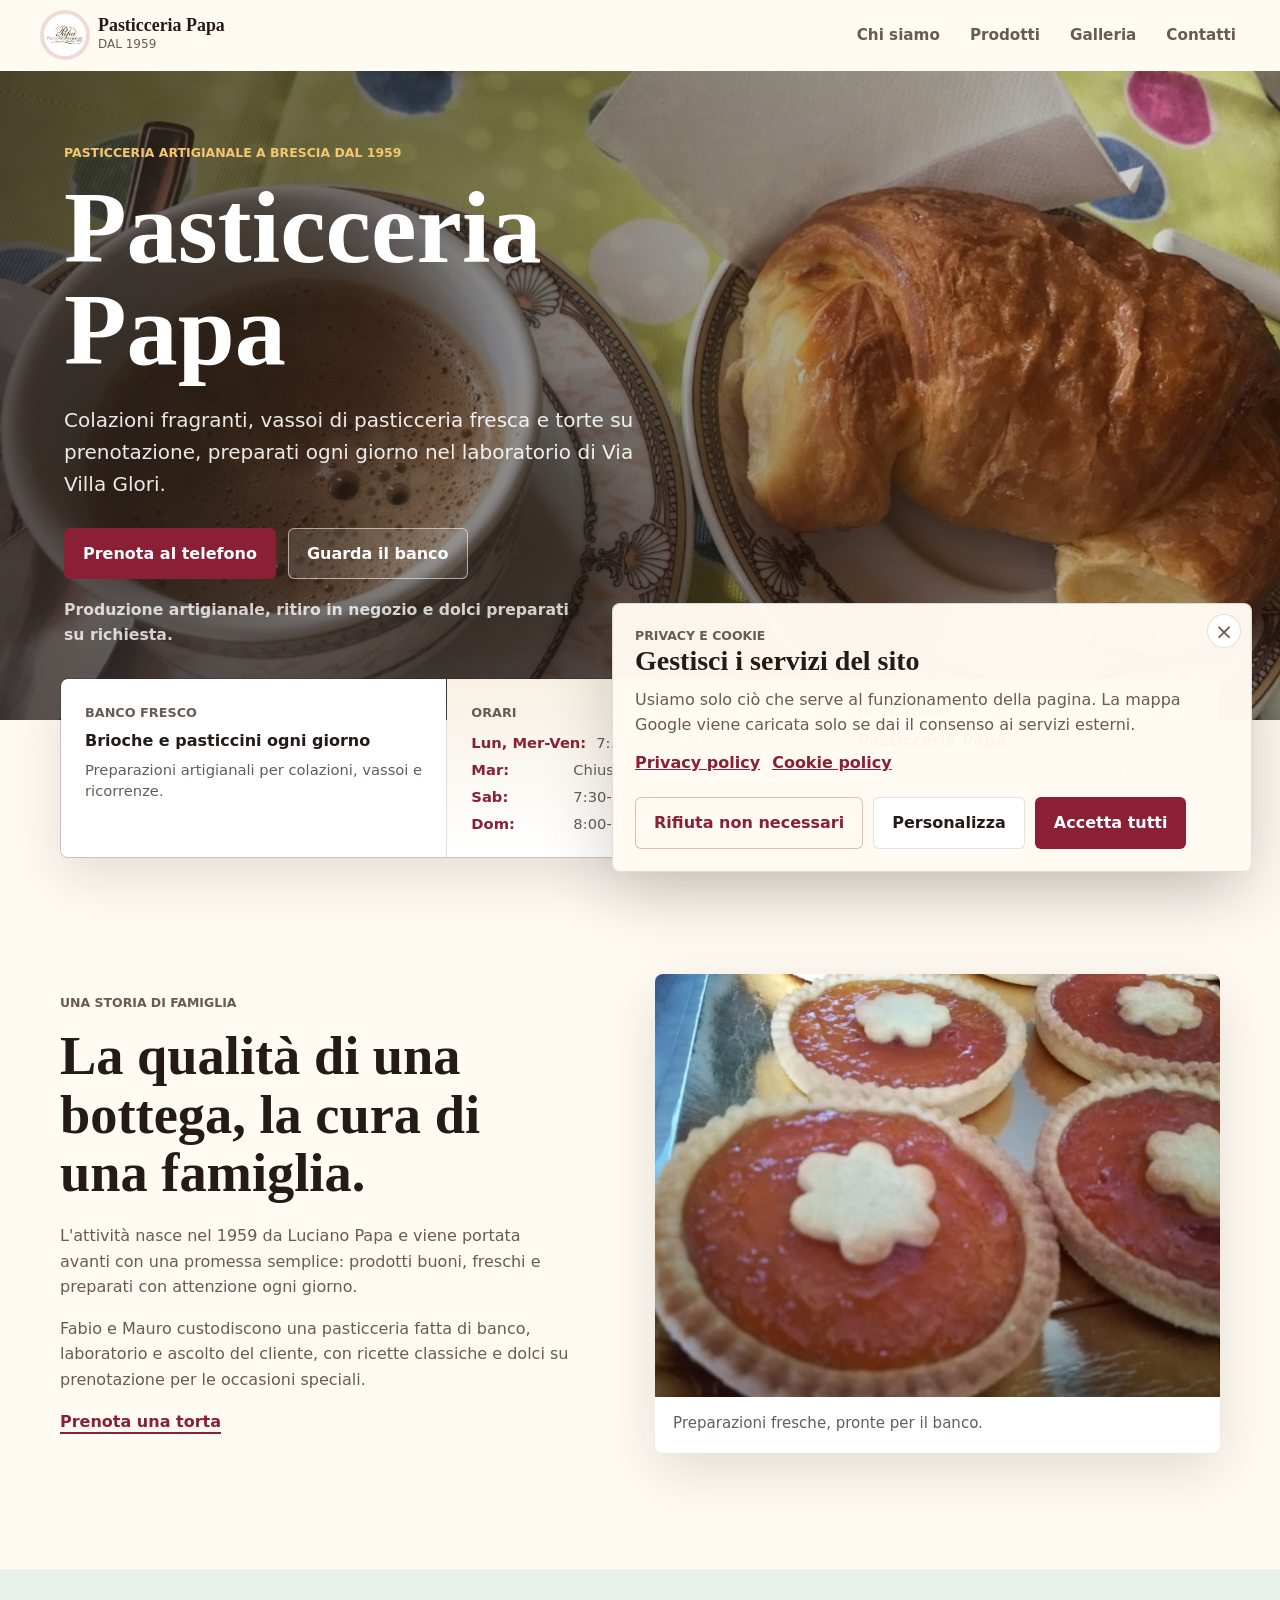
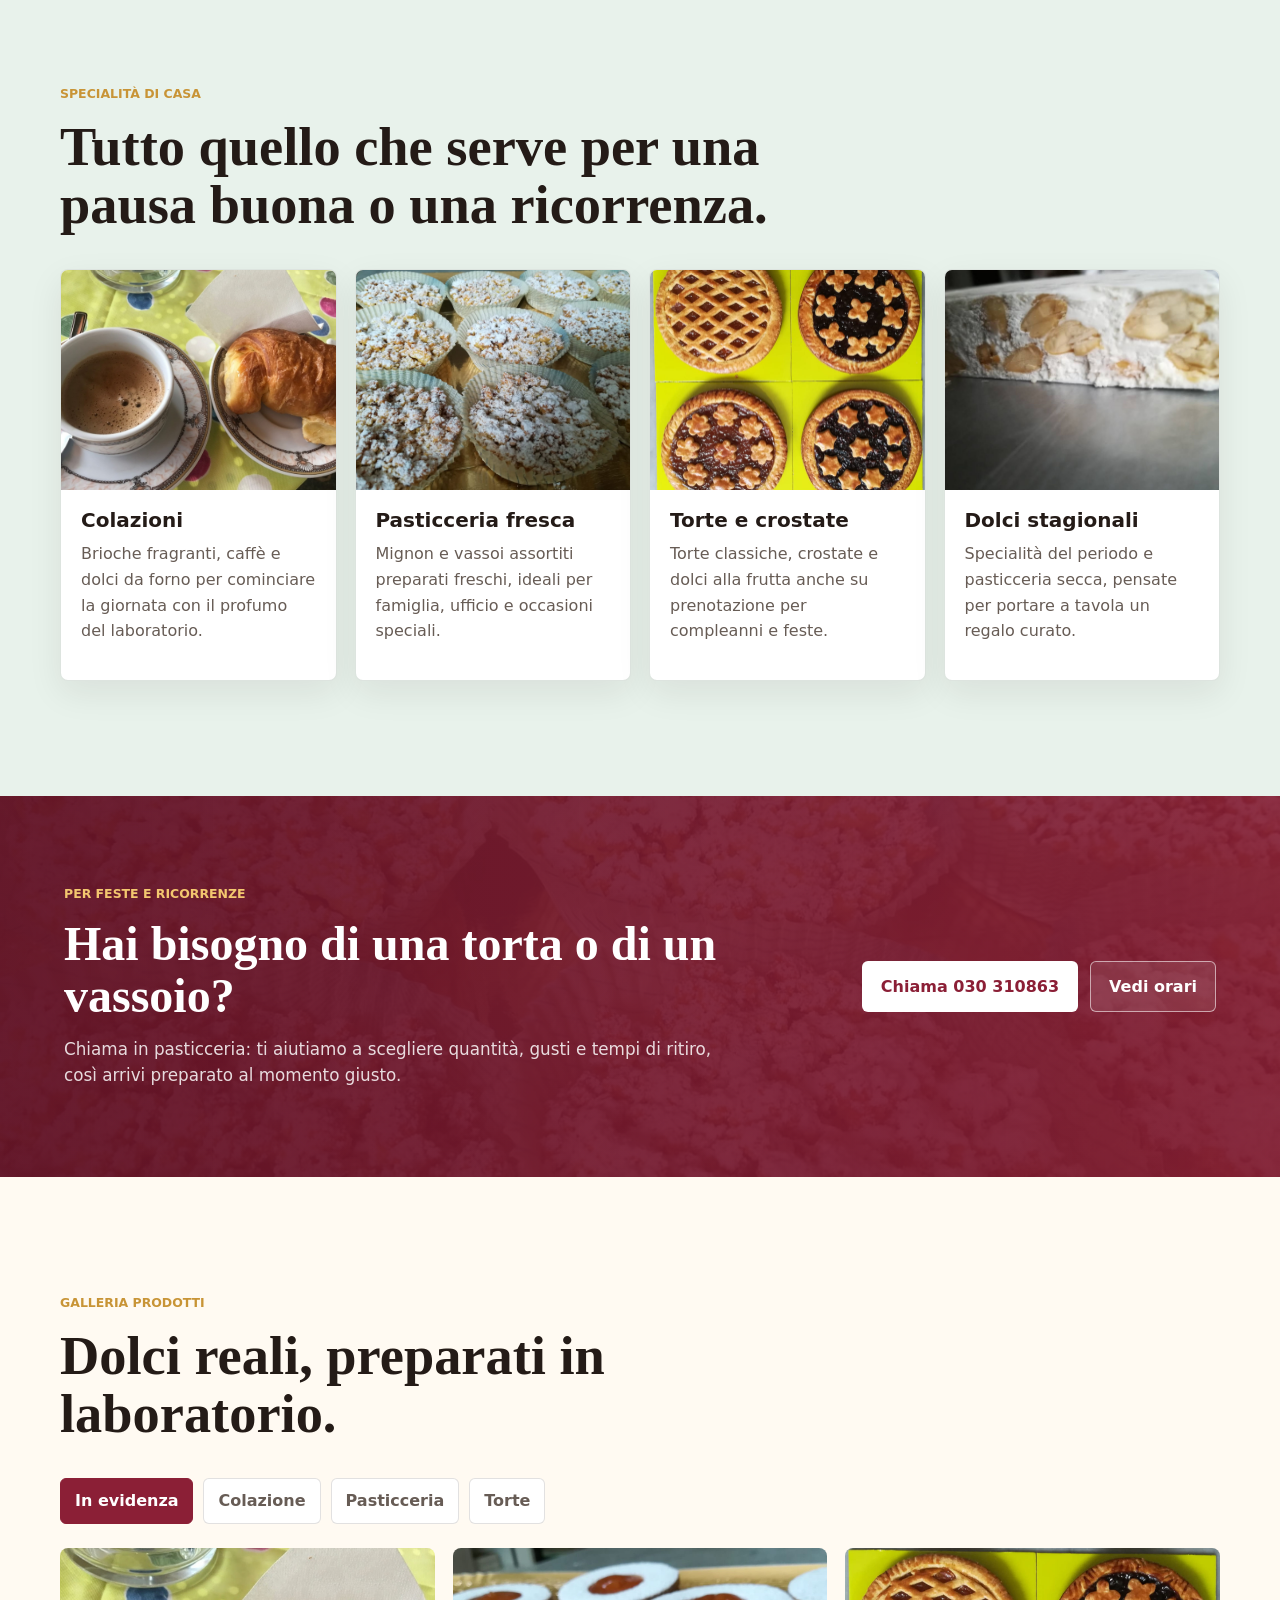
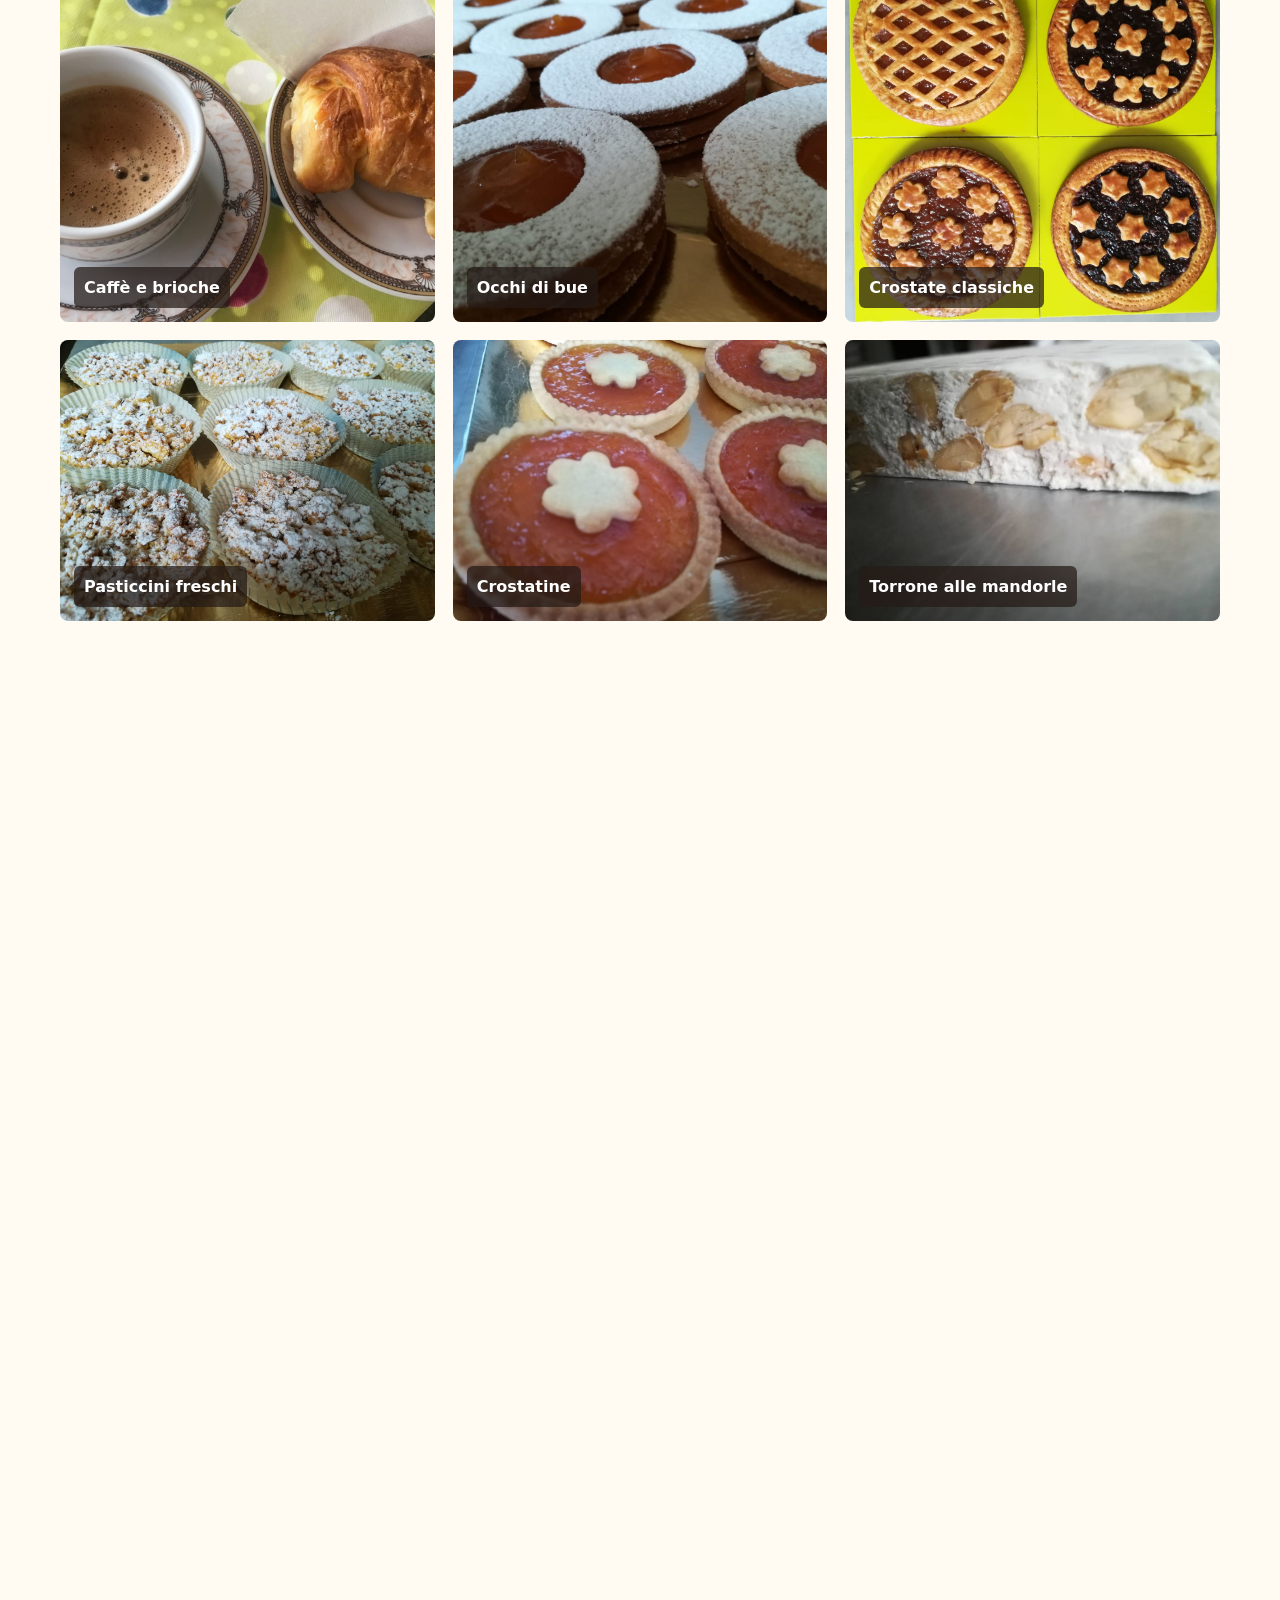
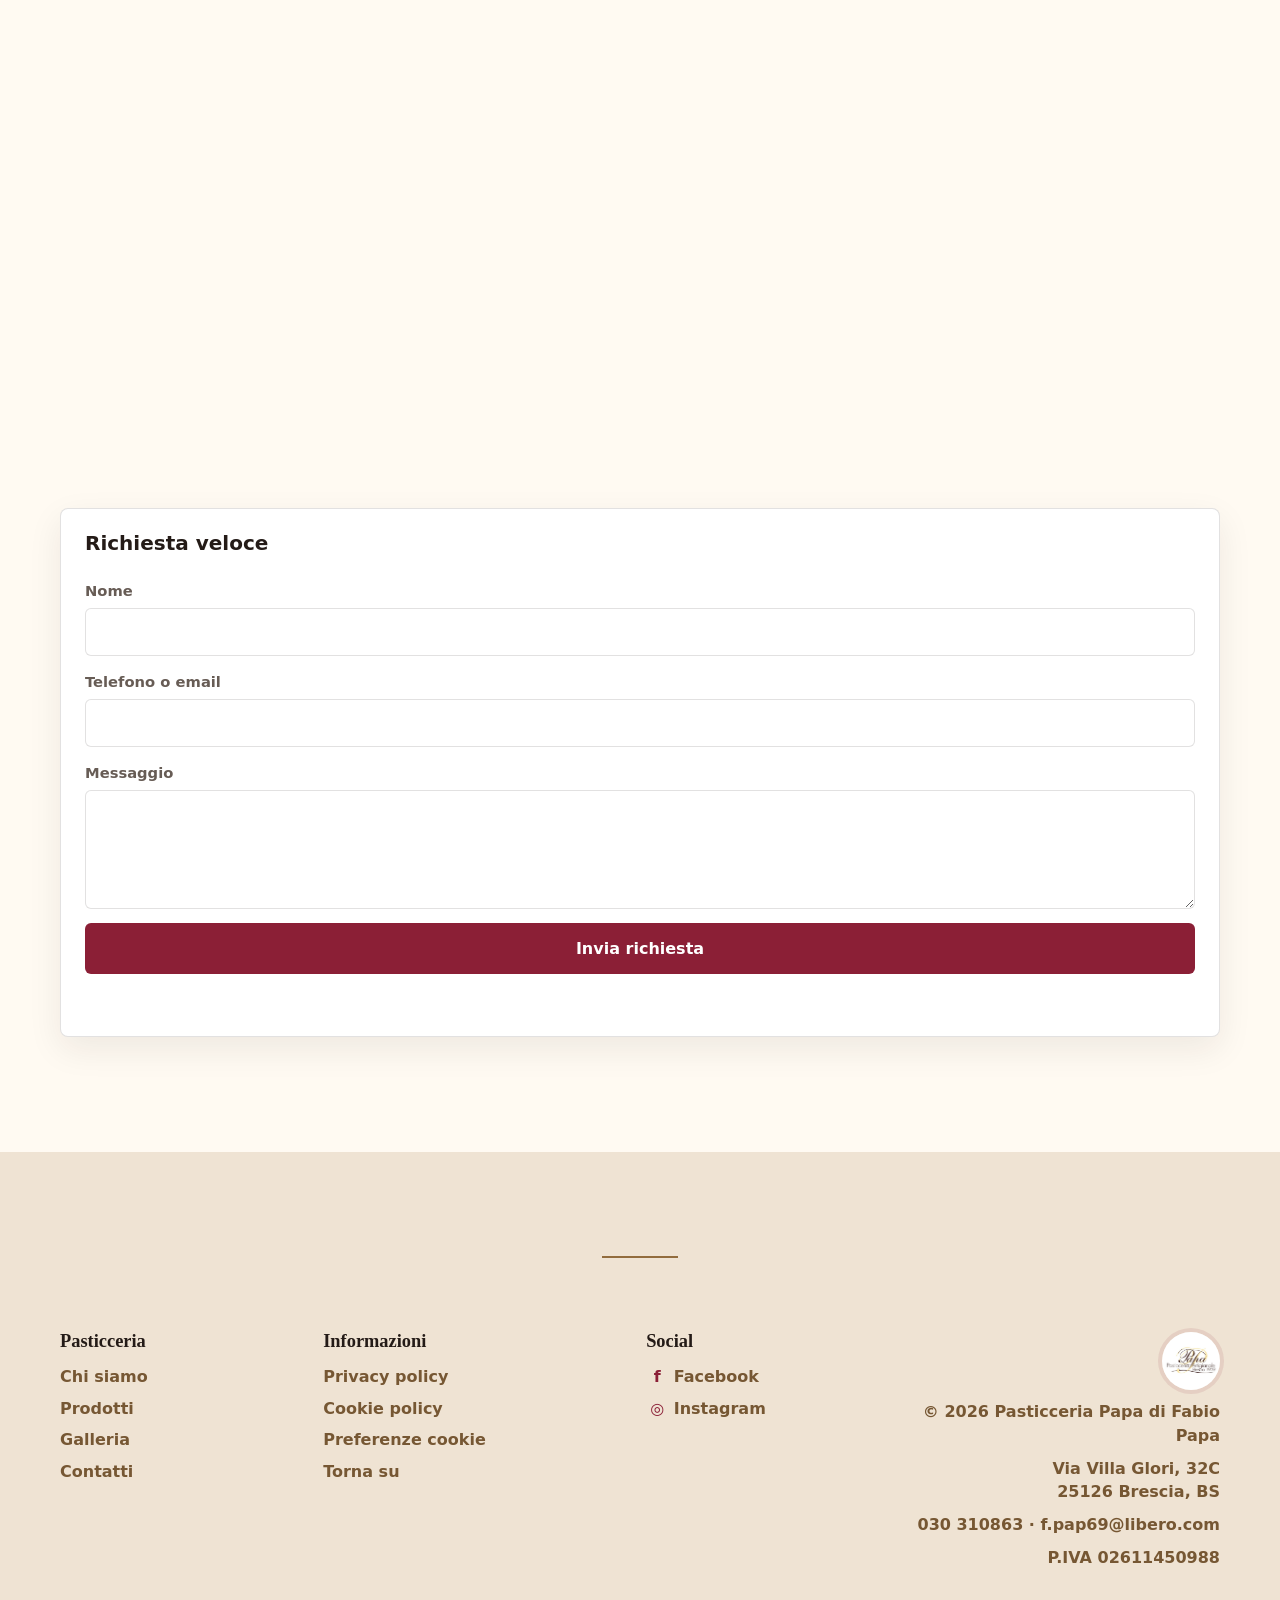
<file: index.html>
<!doctype html>
<html lang="it">
  <head>
    <meta charset="utf-8" />
    <meta name="viewport" content="width=device-width, initial-scale=1" />
    <title>Pasticceria Papa | Pasticceria artigianale a Brescia</title>
    <meta
      name="description"
      content="Pasticceria Papa di Fabio Papa a Brescia: colazioni, pasticceria fresca, torte e vassoi su prenotazione in Via Villa Glori. Artigianale dal 1959."
    />
    <meta name="theme-color" content="#8b1f36" />
    <meta property="og:title" content="Pasticceria Papa" />
    <meta
      property="og:description"
      content="Colazioni, pasticceria fresca, torte e vassoi su prenotazione nella pasticceria artigianale di Fabio Papa a Brescia."
    />
    <meta property="og:type" content="website" />
    <meta property="og:image" content="assets/images/colazione.jpg" />
    <link rel="icon" href="assets/icons/favicon.svg" type="image/svg+xml" />
    <link rel="preload" href="assets/images/colazione.jpg" as="image" />
    <link rel="stylesheet" href="styles.css?v=hours-20260604" />
    <script type="application/ld+json">
      {
        "@context": "https://schema.org",
        "@type": "Bakery",
        "name": "Pasticceria Papa",
        "description": "Pasticceria artigianale fondata nel 1959 a Brescia.",
        "foundingDate": "1959",
        "address": {
          "@type": "PostalAddress",
          "streetAddress": "Via Villa Glori, 32C",
          "postalCode": "25126",
          "addressLocality": "Brescia",
          "addressRegion": "BS",
          "addressCountry": "IT"
        },
        "telephone": "+39030310863",
        "email": "f.pap69@libero.com",
        "vatID": "IT02611450988",
        "sameAs": [
          "https://www.instagram.com/pasticceria.papa/",
          "https://www.facebook.com/fabio.papa"
        ],
        "openingHoursSpecification": [
          {
            "@type": "OpeningHoursSpecification",
            "dayOfWeek": ["Monday", "Wednesday", "Thursday", "Friday"],
            "opens": "07:30",
            "closes": "12:00"
          },
          {
            "@type": "OpeningHoursSpecification",
            "dayOfWeek": ["Monday", "Wednesday", "Thursday", "Friday"],
            "opens": "15:30",
            "closes": "18:00"
          },
          {
            "@type": "OpeningHoursSpecification",
            "dayOfWeek": "Saturday",
            "opens": "07:30",
            "closes": "12:00"
          },
          {
            "@type": "OpeningHoursSpecification",
            "dayOfWeek": "Sunday",
            "opens": "08:00",
            "closes": "12:00"
          }
        ]
      }
    </script>
  </head>
  <body>
    <header class="site-header" data-header>
      <a class="brand" href="#home" aria-label="Pasticceria Papa home">
        <img class="brand-logo" src="assets/icons/favicon.svg" alt="" aria-hidden="true" />
        <span>
          <strong>Pasticceria Papa</strong>
          <small>Dal 1959</small>
        </span>
      </a>

      <button class="menu-toggle" type="button" aria-label="Apri menu" aria-expanded="false" data-menu-toggle>
        <span></span>
        <span></span>
        <span></span>
      </button>

      <nav class="site-nav" aria-label="Navigazione principale" data-nav>
        <a href="#chi-siamo">Chi siamo</a>
        <a href="#prodotti">Prodotti</a>
        <a href="#galleria">Galleria</a>
        <a href="#contatti">Contatti</a>
      </nav>
    </header>

    <main id="home">
      <section class="hero" aria-label="Benvenuto">
        <div class="hero-content reveal">
          <p class="eyebrow">Pasticceria artigianale a Brescia dal 1959</p>
          <h1>Pasticceria Papa</h1>
          <p class="hero-copy">
            Colazioni fragranti, vassoi di pasticceria fresca e torte su prenotazione,
            preparati ogni giorno nel laboratorio di Via Villa Glori.
          </p>
          <div class="hero-actions">
            <a class="button button-primary" href="tel:+39030310863">Prenota al telefono</a>
            <a class="button button-ghost" href="#galleria">Guarda il banco</a>
          </div>
          <p class="hero-note">Produzione artigianale, ritiro in negozio e dolci preparati su richiesta.</p>
        </div>
      </section>

      <section class="quick-info" aria-label="Informazioni rapide">
        <div class="quick-info-item">
          <span>Banco fresco</span>
          <strong>Brioche e pasticcini ogni giorno</strong>
          <small>Preparazioni artigianali per colazioni, vassoi e ricorrenze.</small>
        </div>
        <div class="quick-info-item quick-info-hours">
          <span>Orari</span>
          <dl class="quick-hours-list">
            <div>
              <dt>Lun, Mer-Ven:</dt>
              <dd>7:30-12:00 · 15:30-18:00</dd>
            </div>
            <div>
              <dt>Mar:</dt>
              <dd>Chiuso</dd>
            </div>
            <div>
              <dt>Sab:</dt>
              <dd>7:30-12:00</dd>
            </div>
            <div>
              <dt>Dom:</dt>
              <dd>8:00-12:00</dd>
            </div>
          </dl>
        </div>
        <div class="quick-info-item">
          <span>Dove siamo</span>
          <strong>Pasticceria Papa</strong>
          <small>Via Villa Glori, 32C, 25126, Brescia (BS)</small>
        </div>
      </section>

      <section class="section story-section" id="chi-siamo">
        <div class="section-text reveal">
          <p class="eyebrow">Una storia di famiglia</p>
          <h2>La qualità di una bottega, la cura di una famiglia.</h2>
          <p>
            L'attività nasce nel 1959 da Luciano Papa e viene portata avanti con una
            promessa semplice: prodotti buoni, freschi e preparati con attenzione ogni giorno.
          </p>
          <p>
            Fabio e Mauro custodiscono una pasticceria fatta di banco, laboratorio e ascolto
            del cliente, con ricette classiche e dolci su prenotazione per le occasioni speciali.
          </p>
          <a class="text-link" href="#contatti">Prenota una torta</a>
        </div>

        <figure class="story-image reveal">
          <img src="assets/images/crostatine.jpg" alt="Crostatine artigianali con marmellata" />
          <figcaption>Preparazioni fresche, pronte per il banco.</figcaption>
        </figure>
      </section>

      <section class="section products-section" id="prodotti">
        <div class="section-heading reveal">
          <p class="eyebrow">Specialità di casa</p>
          <h2>Tutto quello che serve per una pausa buona o una ricorrenza.</h2>
        </div>

        <div class="product-grid">
          <article class="product-card reveal">
            <img src="assets/images/colazione.jpg" alt="Caffè e brioche al tavolo" />
            <div>
              <h3>Colazioni</h3>
              <p>Brioche fragranti, caffè e dolci da forno per cominciare la giornata con il profumo del laboratorio.</p>
            </div>
          </article>
          <article class="product-card reveal">
            <img src="assets/images/pasticcini.jpg" alt="Pasticcini con zucchero a velo" />
            <div>
              <h3>Pasticceria fresca</h3>
              <p>Mignon e vassoi assortiti preparati freschi, ideali per famiglia, ufficio e occasioni speciali.</p>
            </div>
          </article>
          <article class="product-card reveal">
            <img src="assets/images/crostate.jpg" alt="Crostate artigianali con confettura" />
            <div>
              <h3>Torte e crostate</h3>
              <p>Torte classiche, crostate e dolci alla frutta anche su prenotazione per compleanni e feste.</p>
            </div>
          </article>
          <article class="product-card reveal">
            <img src="assets/images/torrone.jpg" alt="Torrone artigianale alle mandorle" />
            <div>
              <h3>Dolci stagionali</h3>
              <p>Specialità del periodo e pasticceria secca, pensate per portare a tavola un regalo curato.</p>
            </div>
          </article>
        </div>
      </section>

      <section class="order-cta-section" aria-label="Ordina dolci e torte">
        <div class="order-cta reveal">
          <div>
            <p class="eyebrow">Per feste e ricorrenze</p>
            <h2>Hai bisogno di una torta o di un vassoio?</h2>
            <p>
              Chiama in pasticceria: ti aiutiamo a scegliere quantità, gusti e tempi di ritiro,
              così arrivi preparato al momento giusto.
            </p>
          </div>
          <div class="order-cta-actions">
            <a class="button button-primary" href="tel:+39030310863">Chiama 030 310863</a>
            <a class="button button-ghost" href="#contatti">Vedi orari</a>
          </div>
        </div>
      </section>

      <section class="section gallery-section" id="galleria">
        <div class="section-heading reveal">
          <p class="eyebrow">Galleria prodotti</p>
          <h2>Dolci reali, preparati in laboratorio.</h2>
        </div>

        <div class="filter-bar reveal" role="list" aria-label="Filtra la galleria">
          <button class="filter-button active" type="button" data-filter="all">In evidenza</button>
          <button class="filter-button" type="button" data-filter="colazione">Colazione</button>
          <button class="filter-button" type="button" data-filter="pasticceria">Pasticceria</button>
          <button class="filter-button" type="button" data-filter="torte">Torte</button>
        </div>

        <div class="gallery-grid" data-gallery>
          <figure class="gallery-item reveal" data-category="colazione">
            <img src="assets/images/colazione.jpg" alt="Caffè e cornetto" />
            <figcaption>Caffè e brioche</figcaption>
          </figure>
          <figure class="gallery-item reveal" data-category="pasticceria">
            <img src="assets/images/biscotti-occhi.jpg" alt="Biscotti occhi di bue con marmellata" />
            <figcaption>Occhi di bue</figcaption>
          </figure>
          <figure class="gallery-item reveal" data-category="torte">
            <img src="assets/images/crostate.jpg" alt="Quattro crostate artigianali" />
            <figcaption>Crostate classiche</figcaption>
          </figure>
          <figure class="gallery-item reveal" data-category="pasticceria">
            <img src="assets/images/pasticcini.jpg" alt="Pasticcini con zucchero a velo" />
            <figcaption>Pasticcini freschi</figcaption>
          </figure>
          <figure class="gallery-item reveal" data-category="torte">
            <img src="assets/images/crostatine.jpg" alt="Crostatine con confettura rossa" />
            <figcaption>Crostatine</figcaption>
          </figure>
          <figure class="gallery-item reveal" data-category="pasticceria">
            <img src="assets/images/torrone.jpg" alt="Torrone con mandorle" />
            <figcaption>Torrone alle mandorle</figcaption>
          </figure>
        </div>
      </section>

      <section class="section contact-section" id="contatti">
        <div class="contact-copy reveal">
          <p class="eyebrow">Ordini, orari e contatti</p>
          <h2>Per ordinare o chiedere informazioni, chiamaci in negozio.</h2>
          <p>
            Siamo in Via Villa Glori, 32C, 25126, Brescia, BS. Per vassoi, torte e richieste
            personalizzate puoi telefonare, scrivere una mail o passare direttamente in pasticceria.
          </p>
          <p class="contact-highlight">
            Per torte e grandi vassoi consigliamo di prenotare con un po' di anticipo.
          </p>

          <div class="contact-links">
            <a href="tel:+39030310863">030 310863</a>
            <a href="mailto:f.pap69@libero.com">f.pap69@libero.com</a>
            <a
              href="https://www.instagram.com/pasticceria.papa/"
              target="_blank"
              rel="noreferrer"
            >
              Instagram
            </a>
            <a
              href="https://www.facebook.com/fabio.papa"
              target="_blank"
              rel="noreferrer"
            >
              Facebook
            </a>
          </div>
          <p class="tax-id">P.IVA 02611450988</p>
        </div>

        <div class="map-panel reveal" aria-label="Mappa per raggiungere Pasticceria Papa">
          <div class="map-consent" data-map-consent>
            <strong>Mappa Google non caricata</strong>
            <p>
              Per visualizzare la mappa interattiva serve il consenso ai servizi esterni.
              Puoi comunque aprire le indicazioni su Google Maps.
            </p>
            <div class="map-consent-actions">
              <button class="button button-primary" type="button" data-enable-maps>Mostra la mappa</button>
              <a
                class="button button-outline"
                href="https://www.google.com/maps/dir/?api=1&destination=Pasticceria%20Papa%2C%20Via%20Villa%20Glori%2032C%2C%2025126%20Brescia%20BS"
                target="_blank"
                rel="noreferrer"
              >
                Apri Google Maps
              </a>
            </div>
          </div>
          <iframe
            title="Mappa di Pasticceria Papa"
            data-src="https://www.google.com/maps?q=Pasticceria%20Papa%2C%20Via%20Villa%20Glori%2032C%2C%2025126%20Brescia%20BS&output=embed"
            loading="lazy"
            referrerpolicy="no-referrer-when-downgrade"
          ></iframe>
          <a
            class="map-click-target"
            href="https://www.google.com/maps/dir/?api=1&destination=Pasticceria%20Papa%2C%20Via%20Villa%20Glori%2032C%2C%2025126%20Brescia%20BS"
            target="_blank"
            rel="noreferrer"
            aria-label="Apri Google Maps per raggiungere Pasticceria Papa"
          >
            <span class="map-badge">
              <strong>Pasticceria Papa</strong>
              <small>Via Villa Glori, 32C, 25126, Brescia, BS</small>
            </span>
            <span class="map-action">Apri indicazioni</span>
          </a>
        </div>

        <div class="hours-panel reveal" aria-label="Orari di apertura">
          <h3>Orario</h3>
          <dl>
            <div>
              <dt>Lunedì</dt>
              <dd>7:30-12:00 e 15:30-18:00</dd>
            </div>
            <div>
              <dt>Martedì</dt>
              <dd>Chiuso</dd>
            </div>
            <div>
              <dt>Mercoledì</dt>
              <dd>7:30-12:00 e 15:30-18:00</dd>
            </div>
            <div>
              <dt>Giovedì</dt>
              <dd>7:30-12:00 e 15:30-18:00</dd>
            </div>
            <div>
              <dt>Venerdì</dt>
              <dd>7:30-12:00 e 15:30-18:00</dd>
            </div>
            <div>
              <dt>Sabato</dt>
              <dd>7:30-12:00</dd>
            </div>
            <div>
              <dt>Domenica</dt>
              <dd>8:00-12:00</dd>
            </div>
          </dl>
        </div>

        <form class="contact-form reveal" data-contact-form>
          <h3>Richiesta veloce</h3>
          <label>
            Nome
            <input type="text" name="name" autocomplete="name" required />
          </label>
          <label>
            Telefono o email
            <input type="text" name="contact" autocomplete="email" required />
          </label>
          <label>
            Messaggio
            <textarea name="message" rows="4" required></textarea>
          </label>
          <button class="button button-primary" type="submit">Invia richiesta</button>
          <p class="form-status" aria-live="polite" data-form-status></p>
        </form>
      </section>
    </main>

    <footer class="site-footer">
      <span class="footer-rule" aria-hidden="true"></span>
      <div class="footer-grid">
        <nav class="footer-column" aria-label="Navigazione footer">
          <h2>Pasticceria</h2>
          <a href="#chi-siamo">Chi siamo</a>
          <a href="#prodotti">Prodotti</a>
          <a href="#galleria">Galleria</a>
          <a href="#contatti">Contatti</a>
        </nav>
        <nav class="footer-column" aria-label="Informazioni legali">
          <h2>Informazioni</h2>
          <a href="privacy.html">Privacy policy</a>
          <a href="cookie.html">Cookie policy</a>
          <button type="button" data-cookie-preferences>Preferenze cookie</button>
          <a href="#home">Torna su</a>
        </nav>
        <nav class="footer-column" aria-label="Social">
          <h2>Social</h2>
          <a href="https://www.facebook.com/fabio.papa" target="_blank" rel="noreferrer">
            <span aria-hidden="true">f</span> Facebook
          </a>
          <a href="https://www.instagram.com/pasticceria.papa/" target="_blank" rel="noreferrer">
            <span aria-hidden="true">◎</span> Instagram
          </a>
        </nav>
        <div class="footer-business">
          <img src="assets/icons/favicon.svg" alt="" aria-hidden="true" />
          <p>© <span data-year></span> Pasticceria Papa di Fabio Papa</p>
          <address>Via Villa Glori, 32C<br />25126 Brescia, BS</address>
          <p><a href="tel:+39030310863">030 310863</a> · <a href="mailto:f.pap69@libero.com">f.pap69@libero.com</a></p>
          <p>P.IVA 02611450988</p>
        </div>
      </div>
    </footer>

    <section class="cookie-banner" data-cookie-banner hidden aria-label="Preferenze cookie">
      <button class="cookie-close" type="button" aria-label="Chiudi banner cookie" data-cookie-reject>×</button>
      <div>
        <p class="eyebrow">Privacy e cookie</p>
        <h2>Gestisci i servizi del sito</h2>
        <p>
          Usiamo solo ciò che serve al funzionamento della pagina. La mappa Google viene caricata
          solo se dai il consenso ai servizi esterni.
        </p>
        <div class="cookie-links">
          <a href="privacy.html">Privacy policy</a>
          <a href="cookie.html">Cookie policy</a>
        </div>
      </div>
      <div class="cookie-actions">
        <button type="button" class="button button-ghost-dark" data-cookie-reject>Rifiuta non necessari</button>
        <button type="button" class="button button-outline" data-cookie-customize>Personalizza</button>
        <button type="button" class="button button-primary" data-cookie-accept>Accetta tutti</button>
      </div>
    </section>

    <div class="cookie-modal" data-cookie-modal hidden role="dialog" aria-modal="true" aria-labelledby="cookie-modal-title">
      <div class="cookie-modal-panel">
        <button class="cookie-close" type="button" aria-label="Chiudi preferenze cookie" data-cookie-modal-close>×</button>
        <p class="eyebrow">Centro preferenze</p>
        <h2 id="cookie-modal-title">Scegli cosa attivare</h2>
        <p>
          Puoi modificare la scelta in qualsiasi momento dal link “Preferenze cookie” nel footer.
        </p>

        <div class="consent-option">
          <div>
            <h3>Cookie tecnici necessari</h3>
            <p>Servono a ricordare la scelta privacy e a far funzionare il sito. Sono sempre attivi.</p>
          </div>
          <label class="switch">
            <input type="checkbox" checked disabled />
            <span>Attivo</span>
          </label>
        </div>

        <div class="consent-option">
          <div>
            <h3>Servizi esterni e mappe</h3>
            <p>
              Permettono di caricare Google Maps integrato. Se non li accetti, resta disponibile
              il link per aprire le indicazioni su Google Maps.
            </p>
          </div>
          <label class="switch">
            <input type="checkbox" data-consent-input="external" />
            <span>Consenti</span>
          </label>
        </div>

        <div class="cookie-actions">
          <button type="button" class="button button-ghost-dark" data-cookie-reject>Rifiuta non necessari</button>
          <button type="button" class="button button-outline" data-cookie-save>Salva preferenze</button>
          <button type="button" class="button button-primary" data-cookie-accept>Accetta tutti</button>
        </div>
      </div>
    </div>

    <script src="scripts/main.js?v=scroll-20260604"></script>
  </body>
</html>
</file>
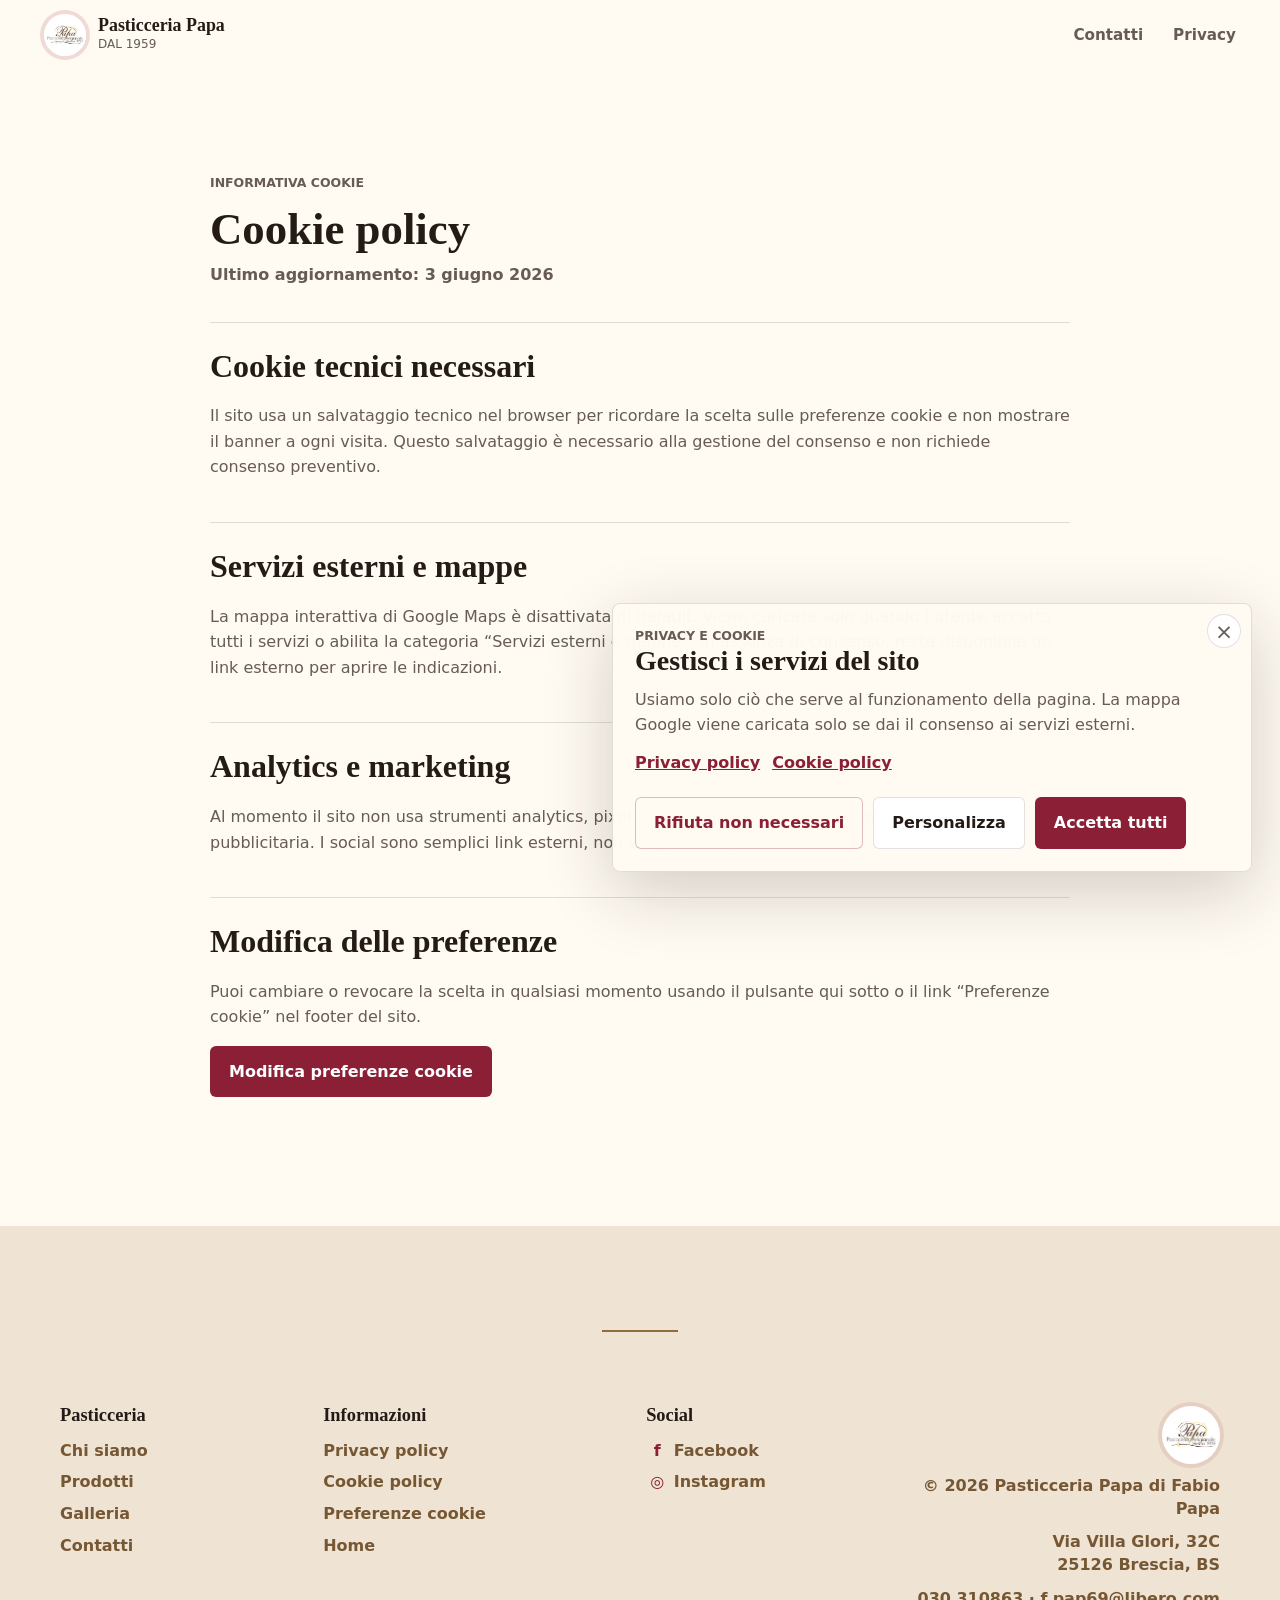
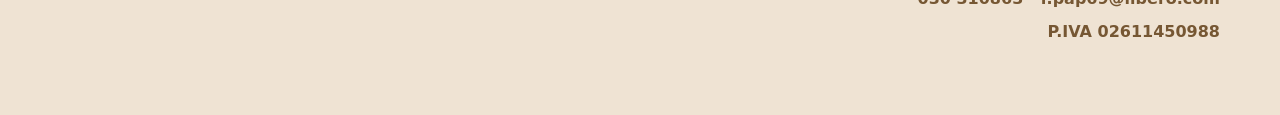
<file: cookie.html>
<!doctype html>
<html lang="it">
  <head>
    <meta charset="utf-8" />
    <meta name="viewport" content="width=device-width, initial-scale=1" />
    <title>Cookie policy | Pasticceria Papa</title>
    <meta
      name="description"
      content="Cookie policy e gestione preferenze del sito Pasticceria Papa."
    />
    <link rel="icon" href="assets/icons/favicon.svg" type="image/svg+xml" />
    <link rel="stylesheet" href="styles.css?v=hours-20260604" />
  </head>
  <body class="policy-page">
    <header class="site-header" data-header>
      <a class="brand" href="index.html#home" aria-label="Pasticceria Papa home">
        <img class="brand-logo" src="assets/icons/favicon.svg" alt="" aria-hidden="true" />
        <span>
          <strong>Pasticceria Papa</strong>
          <small>Dal 1959</small>
        </span>
      </a>
      <nav class="site-nav" aria-label="Navigazione principale">
        <a href="index.html#contatti">Contatti</a>
        <a href="privacy.html">Privacy</a>
      </nav>
    </header>

    <main class="policy-content">
      <p class="eyebrow">Informativa cookie</p>
      <h1>Cookie policy</h1>
      <p class="policy-updated">Ultimo aggiornamento: 3 giugno 2026</p>

      <section>
        <h2>Cookie tecnici necessari</h2>
        <p>
          Il sito usa un salvataggio tecnico nel browser per ricordare la scelta sulle preferenze
          cookie e non mostrare il banner a ogni visita. Questo salvataggio è necessario alla
          gestione del consenso e non richiede consenso preventivo.
        </p>
      </section>

      <section>
        <h2>Servizi esterni e mappe</h2>
        <p>
          La mappa interattiva di Google Maps è disattivata di default. Viene caricata solo quando
          l’utente accetta tutti i servizi o abilita la categoria “Servizi esterni e mappe”.
          In assenza di consenso, resta disponibile un link esterno per aprire le indicazioni.
        </p>
      </section>

      <section>
        <h2>Analytics e marketing</h2>
        <p>
          Al momento il sito non usa strumenti analytics, pixel di marketing, newsletter o cookie di
          profilazione pubblicitaria. I social sono semplici link esterni, non widget incorporati.
        </p>
      </section>

      <section>
        <h2>Modifica delle preferenze</h2>
        <p>
          Puoi cambiare o revocare la scelta in qualsiasi momento usando il pulsante qui sotto o il
          link “Preferenze cookie” nel footer del sito.
        </p>
        <button class="button button-primary" type="button" data-cookie-preferences>
          Modifica preferenze cookie
        </button>
      </section>
    </main>

    <footer class="site-footer">
      <span class="footer-rule" aria-hidden="true"></span>
      <div class="footer-grid">
        <nav class="footer-column" aria-label="Navigazione footer">
          <h2>Pasticceria</h2>
          <a href="index.html#chi-siamo">Chi siamo</a>
          <a href="index.html#prodotti">Prodotti</a>
          <a href="index.html#galleria">Galleria</a>
          <a href="index.html#contatti">Contatti</a>
        </nav>
        <nav class="footer-column" aria-label="Informazioni legali">
          <h2>Informazioni</h2>
          <a href="privacy.html">Privacy policy</a>
          <a href="cookie.html">Cookie policy</a>
          <button type="button" data-cookie-preferences>Preferenze cookie</button>
          <a href="index.html">Home</a>
        </nav>
        <nav class="footer-column" aria-label="Social">
          <h2>Social</h2>
          <a href="https://www.facebook.com/fabio.papa" target="_blank" rel="noreferrer">
            <span aria-hidden="true">f</span> Facebook
          </a>
          <a href="https://www.instagram.com/pasticceria.papa/" target="_blank" rel="noreferrer">
            <span aria-hidden="true">◎</span> Instagram
          </a>
        </nav>
        <div class="footer-business">
          <img src="assets/icons/favicon.svg" alt="" aria-hidden="true" />
          <p>© <span data-year></span> Pasticceria Papa di Fabio Papa</p>
          <address>Via Villa Glori, 32C<br />25126 Brescia, BS</address>
          <p><a href="tel:+39030310863">030 310863</a> · <a href="mailto:f.pap69@libero.com">f.pap69@libero.com</a></p>
          <p>P.IVA 02611450988</p>
        </div>
      </div>
    </footer>

    <script src="scripts/main.js?v=scroll-20260604"></script>
  </body>
</html>
</file>
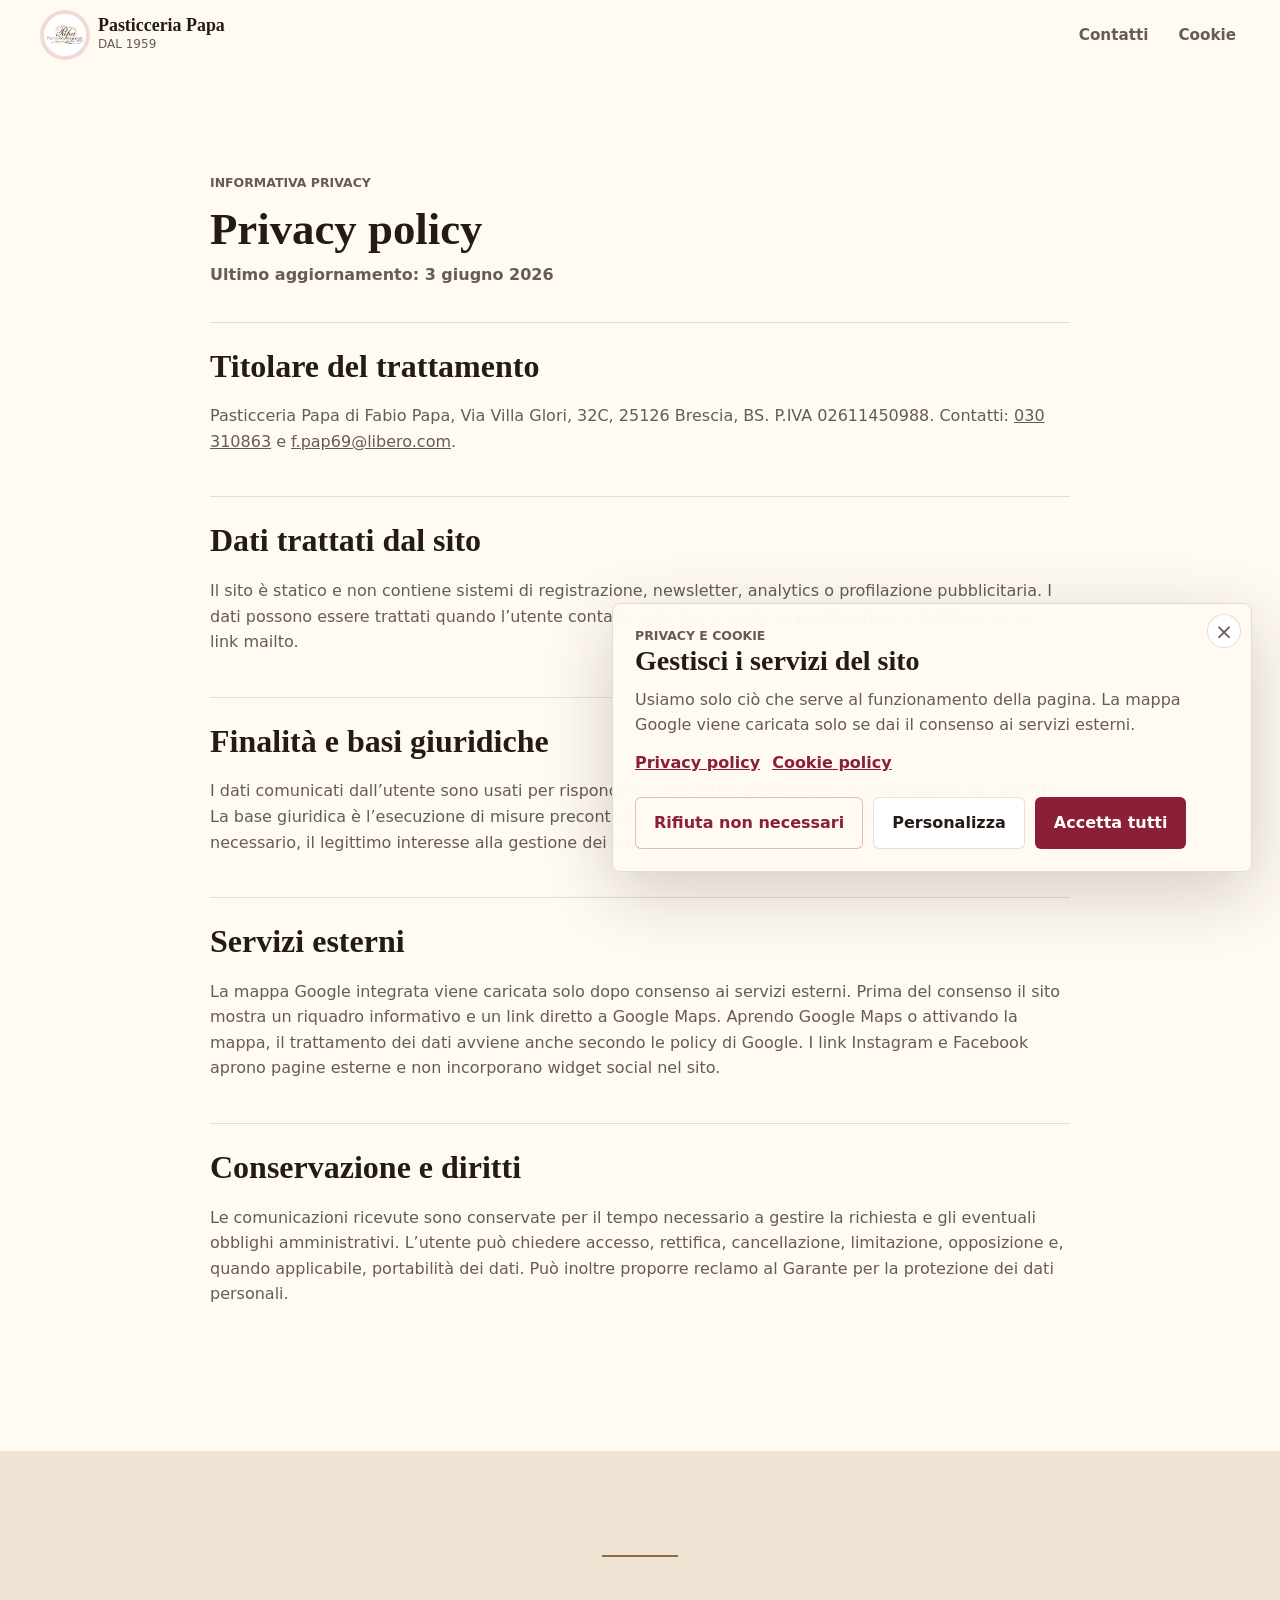
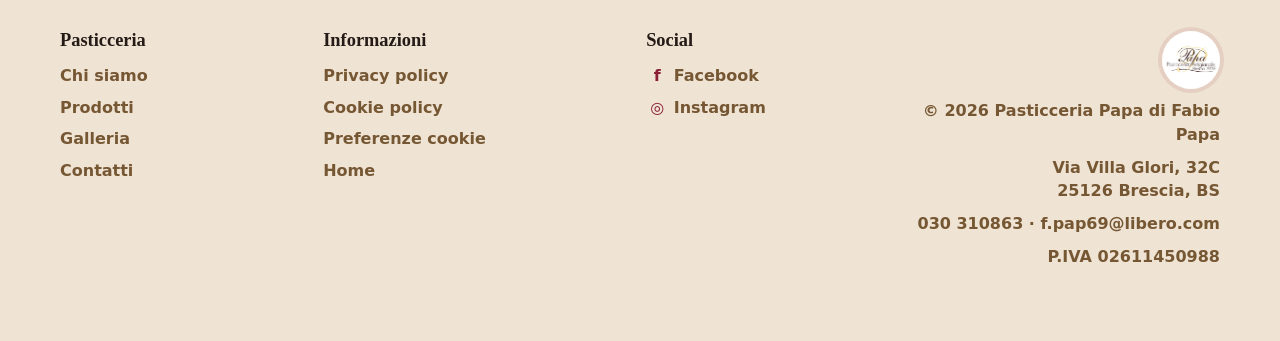
<file: privacy.html>
<!doctype html>
<html lang="it">
  <head>
    <meta charset="utf-8" />
    <meta name="viewport" content="width=device-width, initial-scale=1" />
    <title>Privacy policy | Pasticceria Papa</title>
    <meta
      name="description"
      content="Informativa privacy del sito Pasticceria Papa di Brescia."
    />
    <link rel="icon" href="assets/icons/favicon.svg" type="image/svg+xml" />
    <link rel="stylesheet" href="styles.css?v=hours-20260604" />
  </head>
  <body class="policy-page">
    <header class="site-header" data-header>
      <a class="brand" href="index.html#home" aria-label="Pasticceria Papa home">
        <img class="brand-logo" src="assets/icons/favicon.svg" alt="" aria-hidden="true" />
        <span>
          <strong>Pasticceria Papa</strong>
          <small>Dal 1959</small>
        </span>
      </a>
      <nav class="site-nav" aria-label="Navigazione principale">
        <a href="index.html#contatti">Contatti</a>
        <a href="cookie.html">Cookie</a>
      </nav>
    </header>

    <main class="policy-content">
      <p class="eyebrow">Informativa privacy</p>
      <h1>Privacy policy</h1>
      <p class="policy-updated">Ultimo aggiornamento: 3 giugno 2026</p>

      <section>
        <h2>Titolare del trattamento</h2>
        <p>
          Pasticceria Papa di Fabio Papa, Via Villa Glori, 32C, 25126 Brescia, BS.
          P.IVA 02611450988.
          Contatti: <a href="tel:+39030310863">030 310863</a> e
          <a href="mailto:f.pap69@libero.com">f.pap69@libero.com</a>.
        </p>
      </section>

      <section>
        <h2>Dati trattati dal sito</h2>
        <p>
          Il sito è statico e non contiene sistemi di registrazione, newsletter, analytics o
          profilazione pubblicitaria. I dati possono essere trattati quando l’utente contatta
          volontariamente la pasticceria via telefono, email o link mailto.
        </p>
      </section>

      <section>
        <h2>Finalità e basi giuridiche</h2>
        <p>
          I dati comunicati dall’utente sono usati per rispondere a richieste, prenotazioni o
          informazioni sui prodotti. La base giuridica è l’esecuzione di misure precontrattuali o
          contrattuali richieste dall’interessato e, ove necessario, il legittimo interesse alla
          gestione dei contatti.
        </p>
      </section>

      <section>
        <h2>Servizi esterni</h2>
        <p>
          La mappa Google integrata viene caricata solo dopo consenso ai servizi esterni. Prima del
          consenso il sito mostra un riquadro informativo e un link diretto a Google Maps. Aprendo
          Google Maps o attivando la mappa, il trattamento dei dati avviene anche secondo le policy
          di Google. I link Instagram e Facebook aprono pagine esterne e non incorporano widget
          social nel sito.
        </p>
      </section>

      <section>
        <h2>Conservazione e diritti</h2>
        <p>
          Le comunicazioni ricevute sono conservate per il tempo necessario a gestire la richiesta e
          gli eventuali obblighi amministrativi. L’utente può chiedere accesso, rettifica,
          cancellazione, limitazione, opposizione e, quando applicabile, portabilità dei dati. Può
          inoltre proporre reclamo al Garante per la protezione dei dati personali.
        </p>
      </section>
    </main>

    <footer class="site-footer">
      <span class="footer-rule" aria-hidden="true"></span>
      <div class="footer-grid">
        <nav class="footer-column" aria-label="Navigazione footer">
          <h2>Pasticceria</h2>
          <a href="index.html#chi-siamo">Chi siamo</a>
          <a href="index.html#prodotti">Prodotti</a>
          <a href="index.html#galleria">Galleria</a>
          <a href="index.html#contatti">Contatti</a>
        </nav>
        <nav class="footer-column" aria-label="Informazioni legali">
          <h2>Informazioni</h2>
          <a href="privacy.html">Privacy policy</a>
          <a href="cookie.html">Cookie policy</a>
          <button type="button" data-cookie-preferences>Preferenze cookie</button>
          <a href="index.html">Home</a>
        </nav>
        <nav class="footer-column" aria-label="Social">
          <h2>Social</h2>
          <a href="https://www.facebook.com/fabio.papa" target="_blank" rel="noreferrer">
            <span aria-hidden="true">f</span> Facebook
          </a>
          <a href="https://www.instagram.com/pasticceria.papa/" target="_blank" rel="noreferrer">
            <span aria-hidden="true">◎</span> Instagram
          </a>
        </nav>
        <div class="footer-business">
          <img src="assets/icons/favicon.svg" alt="" aria-hidden="true" />
          <p>© <span data-year></span> Pasticceria Papa di Fabio Papa</p>
          <address>Via Villa Glori, 32C<br />25126 Brescia, BS</address>
          <p><a href="tel:+39030310863">030 310863</a> · <a href="mailto:f.pap69@libero.com">f.pap69@libero.com</a></p>
          <p>P.IVA 02611450988</p>
        </div>
      </div>
    </footer>

    <script src="scripts/main.js?v=scroll-20260604"></script>
  </body>
</html>
</file>
<file: styles.css>
:root {
  --ink: #241b17;
  --muted: #675c55;
  --paper: #fffaf2;
  --surface: #ffffff;
  --berry: #8b1f36;
  --berry-dark: #621326;
  --leaf: #55785f;
  --leaf-soft: #e8f2eb;
  --gold: #c89436;
  --line: rgba(36, 27, 23, 0.13);
  --shadow: 0 18px 55px rgba(36, 27, 23, 0.13);
  --radius: 8px;
  --max: 1160px;
  font-family:
    Inter, ui-sans-serif, system-ui, -apple-system, BlinkMacSystemFont, "Segoe UI", sans-serif;
}

* {
  box-sizing: border-box;
}

html {
  scroll-behavior: smooth;
}

html.is-scrolling {
  scroll-behavior: auto;
}

main [id] {
  scroll-margin-top: 96px;
}

body {
  margin: 0;
  background: var(--paper);
  color: var(--ink);
  line-height: 1.6;
  text-rendering: optimizeLegibility;
}

img {
  display: block;
  max-width: 100%;
}

a {
  color: inherit;
}

button,
input,
textarea {
  font: inherit;
}

button {
  cursor: pointer;
}

.site-header {
  position: sticky;
  top: 0;
  z-index: 20;
  display: flex;
  align-items: center;
  justify-content: space-between;
  gap: 24px;
  padding: 14px clamp(18px, 4vw, 44px);
  background: rgba(255, 250, 242, 0.9);
  border-bottom: 1px solid transparent;
  backdrop-filter: blur(18px);
  transition: border-color 180ms ease, box-shadow 180ms ease;
}

.site-header.scrolled {
  border-color: var(--line);
  box-shadow: 0 8px 26px rgba(36, 27, 23, 0.08);
}

.brand {
  display: inline-flex;
  align-items: center;
  gap: 12px;
  min-width: max-content;
  text-decoration: none;
}

.brand-logo {
  width: 42px;
  height: 42px;
  object-fit: cover;
  border-radius: 50%;
  box-shadow: 0 0 0 4px rgba(139, 31, 54, 0.14);
}

.brand strong,
.brand small {
  display: block;
}

.brand strong {
  font-family: Georgia, "Times New Roman", serif;
  font-size: 1.12rem;
  line-height: 1.1;
}

.brand small {
  color: var(--muted);
  font-size: 0.75rem;
  letter-spacing: 0;
  text-transform: uppercase;
}

.site-nav {
  display: flex;
  align-items: center;
  gap: clamp(14px, 3vw, 30px);
  color: var(--muted);
  font-size: 0.95rem;
  font-weight: 700;
}

.site-nav a {
  position: relative;
  text-decoration: none;
  transition: color 180ms ease;
}

.site-nav a:hover,
.site-nav a:focus-visible,
.site-nav a.active {
  color: var(--berry);
}

.site-nav a.active::after {
  position: absolute;
  right: 0;
  bottom: -8px;
  left: 0;
  height: 2px;
  content: "";
  background: var(--berry);
  border-radius: 999px;
}

.menu-toggle {
  display: none;
  width: 44px;
  height: 44px;
  padding: 0;
  border: 1px solid var(--line);
  border-radius: 6px;
  background: var(--surface);
}

.menu-toggle span {
  display: block;
  width: 20px;
  height: 2px;
  margin: 5px auto;
  background: var(--ink);
}

.hero {
  min-height: clamp(500px, 70svh, 700px);
  display: grid;
  align-items: center;
  padding: clamp(42px, 6vw, 72px) clamp(18px, 5vw, 70px);
  background:
    linear-gradient(90deg, rgba(36, 27, 23, 0.78) 0%, rgba(36, 27, 23, 0.5) 42%, rgba(36, 27, 23, 0.13) 100%),
    url("assets/images/colazione.jpg") center / cover;
  color: #fff;
}

.hero-content {
  width: min(660px, 100%);
}

.hero-content.reveal {
  opacity: 1;
  transform: none;
}

.eyebrow {
  margin: 0 0 14px;
  color: var(--gold);
  font-size: 0.78rem;
  font-weight: 800;
  letter-spacing: 0;
  text-transform: uppercase;
}

.hero .eyebrow {
  color: #f3c76f;
}

h1,
h2,
h3,
p {
  margin-top: 0;
}

h1,
h2,
h3 {
  line-height: 1.08;
}

h1,
h2 {
  font-family: Georgia, "Times New Roman", serif;
  font-weight: 700;
}

h1 {
  max-width: 10ch;
  margin-bottom: 22px;
  font-size: 6.4rem;
  line-height: 1;
}

h2 {
  margin-bottom: 20px;
  font-size: 3.4rem;
}

h3 {
  margin-bottom: 10px;
  font-size: 1.25rem;
}

.hero-copy {
  max-width: 570px;
  margin-bottom: 28px;
  color: rgba(255, 255, 255, 0.9);
  font-size: 1.25rem;
}

.hero-actions,
.contact-links {
  display: flex;
  flex-wrap: wrap;
  gap: 12px;
}

.hero-note {
  max-width: 520px;
  margin: 18px 0 0;
  color: rgba(255, 255, 255, 0.78);
  font-size: 0.98rem;
  font-weight: 700;
}

.button {
  display: inline-flex;
  align-items: center;
  justify-content: center;
  min-height: 48px;
  padding: 12px 18px;
  border: 1px solid transparent;
  border-radius: 6px;
  font-weight: 800;
  text-decoration: none;
  transition: transform 180ms ease, background-color 180ms ease, border-color 180ms ease;
}

.button:hover,
.button:focus-visible {
  transform: translateY(-1px);
}

.button-primary {
  color: #fff;
  background: var(--berry);
}

.button-primary:hover,
.button-primary:focus-visible {
  background: var(--berry-dark);
}

.button-ghost {
  color: #fff;
  border-color: rgba(255, 255, 255, 0.56);
  background: rgba(255, 255, 255, 0.1);
}

.button-ghost-dark,
.button-outline {
  color: var(--berry);
  border-color: rgba(139, 31, 54, 0.28);
  background: rgba(255, 250, 242, 0.76);
}

.button-outline {
  color: var(--ink);
  border-color: var(--line);
  background: var(--surface);
}

.quick-info {
  width: min(var(--max), calc(100% - 36px));
  display: grid;
  grid-template-columns: repeat(3, 1fr);
  gap: 1px;
  margin: -42px auto 0;
  overflow: hidden;
  border: 1px solid var(--line);
  border-radius: var(--radius);
  background: var(--line);
  box-shadow: var(--shadow);
}

.quick-info-item {
  min-height: 148px;
  padding: 24px;
  background: var(--surface);
}

.quick-info-hours {
  background:
    linear-gradient(180deg, rgba(200, 148, 54, 0.13), rgba(255, 255, 255, 0.96)),
    var(--surface);
}

.quick-info-item span {
  display: block;
  color: var(--muted);
  font-size: 0.8rem;
  font-weight: 800;
  text-transform: uppercase;
}

.quick-info-item strong {
  display: block;
  margin-top: 8px;
  line-height: 1.24;
}

.quick-info-item small {
  display: block;
  margin-top: 8px;
  color: var(--muted);
  font-size: 0.92rem;
  line-height: 1.45;
}

.quick-hours-list {
  display: grid;
  gap: 7px;
  margin: 10px 0 0;
}

.quick-hours-list div {
  display: grid;
  grid-template-columns: minmax(92px, auto) 1fr;
  gap: 10px;
  align-items: baseline;
  color: var(--muted);
  font-size: 0.92rem;
  line-height: 1.35;
}

.quick-hours-list dt {
  color: var(--berry);
  font-weight: 900;
}

.quick-hours-list dd {
  margin: 0;
}

.section {
  width: min(var(--max), calc(100% - 36px));
  margin: 0 auto;
  padding: clamp(72px, 9vw, 124px) 0;
}

.story-section,
.contact-section {
  display: grid;
  grid-template-columns: minmax(0, 0.95fr) minmax(320px, 1.05fr);
  align-items: center;
  gap: clamp(34px, 7vw, 84px);
}

.section-text,
.contact-copy {
  max-width: 600px;
}

.section-text p,
.contact-copy p,
.product-card p {
  color: var(--muted);
}

.text-link {
  color: var(--berry);
  font-weight: 800;
  text-decoration-thickness: 2px;
  text-underline-offset: 5px;
}

.story-image {
  margin: 0;
  overflow: hidden;
  border-radius: var(--radius);
  background: var(--surface);
  box-shadow: var(--shadow);
}

.story-image img {
  width: 100%;
  aspect-ratio: 4 / 3;
  object-fit: cover;
}

.story-image figcaption {
  padding: 14px 18px 18px;
  color: var(--muted);
  font-size: 0.94rem;
}

.products-section {
  width: 100%;
  max-width: none;
  padding-inline: max(18px, calc((100% - var(--max)) / 2));
  background: var(--leaf-soft);
}

.section-heading {
  width: min(780px, 100%);
  margin-bottom: 34px;
}

.product-grid,
.gallery-grid {
  display: grid;
  grid-template-columns: repeat(4, minmax(0, 1fr));
  gap: 18px;
}

.product-card {
  overflow: hidden;
  border: 1px solid rgba(85, 120, 95, 0.2);
  border-radius: var(--radius);
  background: var(--surface);
  box-shadow: 0 12px 34px rgba(36, 27, 23, 0.08);
  transition: transform 180ms ease, box-shadow 180ms ease;
}

.product-card:hover {
  transform: translateY(-3px);
  box-shadow: 0 18px 44px rgba(36, 27, 23, 0.12);
}

.product-card img {
  width: 100%;
  aspect-ratio: 5 / 4;
  object-fit: cover;
}

.product-card div {
  padding: 20px;
}

.order-cta-section {
  padding: clamp(58px, 8vw, 88px) clamp(18px, 5vw, 70px);
  color: #fff;
  background:
    linear-gradient(90deg, rgba(98, 19, 38, 0.96), rgba(139, 31, 54, 0.88)),
    url("assets/images/pasticcini.jpg") center / cover;
}

.order-cta {
  width: min(var(--max), 100%);
  display: grid;
  grid-template-columns: minmax(0, 1fr) auto;
  align-items: center;
  gap: clamp(24px, 5vw, 56px);
  margin: 0 auto;
}

.order-cta .eyebrow {
  color: #f3c76f;
}

.order-cta h2 {
  max-width: 780px;
  margin-bottom: 14px;
  font-size: 3rem;
}

.order-cta p:last-child {
  max-width: 680px;
  margin-bottom: 0;
  color: rgba(255, 255, 255, 0.84);
  font-size: 1.05rem;
}

.order-cta-actions {
  display: flex;
  flex-wrap: wrap;
  justify-content: flex-end;
  gap: 12px;
}

.order-cta .button-primary {
  color: var(--berry);
  background: #fff;
}

.order-cta .button-primary:hover,
.order-cta .button-primary:focus-visible {
  background: #fff3dc;
}

.filter-bar {
  display: flex;
  flex-wrap: wrap;
  gap: 10px;
  margin-bottom: 24px;
}

.filter-button {
  min-height: 42px;
  padding: 9px 14px;
  color: var(--muted);
  border: 1px solid var(--line);
  border-radius: 6px;
  background: var(--surface);
  cursor: pointer;
  font-weight: 800;
}

.filter-button.active,
.filter-button:hover,
.filter-button:focus-visible {
  color: #fff;
  border-color: var(--berry);
  background: var(--berry);
}

.gallery-grid {
  grid-template-columns: repeat(3, minmax(0, 1fr));
}

.gallery-item {
  position: relative;
  min-height: 260px;
  margin: 0;
  overflow: hidden;
  border-radius: var(--radius);
  background: #221914;
}

.gallery-item[hidden] {
  display: none;
}

.gallery-item img {
  width: 100%;
  height: 100%;
  min-height: 260px;
  object-fit: cover;
  transition: transform 400ms ease, opacity 400ms ease;
}

.gallery-item:hover img {
  transform: scale(1.04);
  opacity: 0.82;
}

.gallery-item figcaption {
  position: absolute;
  left: 14px;
  bottom: 14px;
  max-width: calc(100% - 28px);
  padding: 8px 10px;
  color: #fff;
  background: rgba(36, 27, 23, 0.72);
  border-radius: 6px;
  font-weight: 800;
}

.contact-section {
  grid-template-columns: minmax(0, 0.82fr) minmax(320px, 1fr);
  align-items: stretch;
}

.map-panel {
  position: relative;
  min-height: 430px;
  overflow: hidden;
  border: 1px solid var(--line);
  border-radius: var(--radius);
  background: var(--surface);
  box-shadow: 0 12px 34px rgba(36, 27, 23, 0.08);
}

.map-panel iframe {
  position: absolute;
  inset: 0;
  width: 100%;
  height: 100%;
  min-height: inherit;
  border: 0;
  filter: saturate(0.95) contrast(0.98);
}

.map-panel iframe:not([src]) {
  display: none;
}

.map-consent {
  position: absolute;
  inset: 0;
  z-index: 3;
  display: grid;
  align-content: center;
  justify-items: start;
  gap: 12px;
  padding: clamp(22px, 4vw, 34px);
  color: var(--ink);
  background:
    linear-gradient(rgba(255, 250, 242, 0.9), rgba(255, 250, 242, 0.9)),
    url("assets/images/colazione.jpg") center / cover;
}

.map-consent.hidden {
  display: none;
}

.map-consent strong {
  font-family: Georgia, "Times New Roman", serif;
  font-size: 2.2rem;
  line-height: 1.05;
}

.map-consent p {
  max-width: 440px;
  margin: 0;
  color: var(--muted);
}

.map-consent-actions {
  display: flex;
  flex-wrap: wrap;
  gap: 10px;
}

.map-click-target {
  position: absolute;
  inset: 0;
  z-index: 4;
  display: flex;
  align-items: flex-end;
  justify-content: space-between;
  gap: 14px;
  padding: 16px;
  text-decoration: none;
}

.map-panel.maps-disabled .map-click-target {
  display: none;
}

.map-badge {
  max-width: min(100%, 420px);
  padding: 13px 14px;
  color: var(--ink);
  border: 1px solid rgba(36, 27, 23, 0.12);
  border-radius: 6px;
  background: rgba(255, 250, 242, 0.94);
  box-shadow: 0 10px 30px rgba(36, 27, 23, 0.18);
}

.map-badge strong,
.map-badge small {
  display: block;
}

.map-badge strong {
  line-height: 1.15;
}

.map-badge small {
  margin-top: 4px;
  color: var(--muted);
}

.map-action {
  padding: 12px 14px;
  color: #fff;
  border-radius: 6px;
  background: var(--berry);
  box-shadow: 0 10px 30px rgba(36, 27, 23, 0.18);
  font-weight: 800;
  white-space: nowrap;
}

.contact-links a {
  padding: 10px 12px;
  color: var(--berry);
  border: 1px solid rgba(139, 31, 54, 0.22);
  border-radius: 6px;
  background: rgba(139, 31, 54, 0.06);
  font-weight: 800;
  text-decoration: none;
}

.contact-highlight {
  padding: 13px 14px;
  border-left: 3px solid var(--gold);
  background: rgba(200, 148, 54, 0.1);
}

.tax-id {
  margin-top: 16px;
  color: var(--muted);
  font-weight: 800;
}

.hours-panel,
.contact-form {
  height: 100%;
  padding: 24px;
  border: 1px solid var(--line);
  border-radius: var(--radius);
  background: var(--surface);
  box-shadow: 0 12px 34px rgba(36, 27, 23, 0.08);
}

.hours-panel dl {
  margin: 0;
}

.hours-panel div {
  display: grid;
  grid-template-columns: 0.84fr 1.16fr;
  gap: 16px;
  padding: 13px 0;
  border-bottom: 1px solid var(--line);
}

.hours-panel div:last-child {
  border-bottom: 0;
}

.hours-panel dt {
  font-weight: 800;
}

.hours-panel dd {
  margin: 0;
  color: var(--muted);
}

.contact-form {
  grid-column: 1 / -1;
  display: grid;
  gap: 14px;
}

.contact-form label {
  display: grid;
  gap: 6px;
  color: var(--muted);
  font-size: 0.92rem;
  font-weight: 800;
}

.contact-form input,
.contact-form textarea {
  width: 100%;
  padding: 11px 12px;
  color: var(--ink);
  border: 1px solid var(--line);
  border-radius: 6px;
  background: #fff;
  outline: none;
}

.contact-form input:focus,
.contact-form textarea:focus {
  border-color: var(--berry);
  box-shadow: 0 0 0 3px rgba(139, 31, 54, 0.15);
}

.form-status {
  min-height: 24px;
  margin: 0;
  color: var(--leaf);
  font-weight: 800;
}

.site-footer {
  padding: clamp(64px, 9vw, 104px) clamp(18px, 4vw, 44px) clamp(42px, 6vw, 72px);
  color: #765733;
  background: #efe3d3;
}

.site-footer p {
  margin: 0;
}

.site-footer a,
.site-footer button {
  color: inherit;
  font-weight: 700;
  text-decoration: none;
}

.footer-rule {
  display: block;
  width: 76px;
  height: 2px;
  margin: 0 auto clamp(48px, 7vw, 74px);
  background: #926c3d;
}

.footer-grid {
  width: min(var(--max), 100%);
  display: grid;
  grid-template-columns: 0.8fr 1.05fr 0.75fr 1.35fr;
  gap: clamp(28px, 6vw, 72px);
  margin: 0 auto;
}

.footer-column,
.footer-business {
  display: grid;
  align-content: start;
  gap: 10px;
}

.footer-column h2 {
  margin-bottom: 4px;
  color: var(--ink);
  font-family: Georgia, "Times New Roman", serif;
  font-size: 1.15rem;
}

.footer-column a,
.footer-column button {
  width: fit-content;
  padding: 0;
  border: 0;
  background: transparent;
  line-height: 1.35;
}

.footer-column span {
  display: inline-grid;
  width: 22px;
  place-items: center;
  color: var(--berry);
  font-weight: 900;
}

.footer-business {
  justify-items: end;
  text-align: right;
  line-height: 1.45;
  font-weight: 700;
}

.footer-business img {
  width: 58px;
  height: 58px;
  object-fit: cover;
  border-radius: 50%;
  box-shadow: 0 0 0 4px rgba(139, 31, 54, 0.1);
}

.footer-business address {
  font-style: normal;
}

.cookie-banner {
  position: fixed;
  right: clamp(14px, 3vw, 28px);
  bottom: clamp(14px, 3vw, 28px);
  z-index: 50;
  width: min(640px, calc(100% - 28px));
  display: grid;
  grid-template-columns: 1fr;
  gap: 22px;
  padding: 22px;
  color: var(--ink);
  border: 1px solid var(--line);
  border-radius: var(--radius);
  background: rgba(255, 250, 242, 0.98);
  box-shadow: 0 20px 70px rgba(36, 27, 23, 0.2);
}

.cookie-banner[hidden],
.cookie-modal[hidden] {
  display: none;
}

.cookie-modal h2,
.policy-content h1 {
  margin-bottom: 10px;
  font-size: 2.8rem;
}

.cookie-banner h2 {
  margin-bottom: 10px;
  font-size: 1.75rem;
}

.cookie-banner p,
.cookie-modal p {
  margin-bottom: 0;
  color: var(--muted);
}

.cookie-links {
  display: flex;
  flex-wrap: wrap;
  gap: 12px;
  margin-top: 12px;
}

.cookie-links a {
  color: var(--berry);
  font-weight: 800;
}

.cookie-actions {
  display: flex;
  flex-wrap: wrap;
  align-items: flex-end;
  justify-content: flex-start;
  gap: 10px;
}

.cookie-close {
  position: absolute;
  top: 10px;
  right: 10px;
  width: 34px;
  height: 34px;
  color: var(--muted);
  border: 1px solid var(--line);
  border-radius: 50%;
  background: var(--surface);
  font-size: 1.35rem;
  line-height: 1;
}

.cookie-modal {
  position: fixed;
  inset: 0;
  z-index: 60;
  display: grid;
  place-items: center;
  padding: 18px;
  background: rgba(36, 27, 23, 0.58);
}

.cookie-modal-panel {
  position: relative;
  width: min(760px, 100%);
  max-height: min(760px, calc(100svh - 36px));
  overflow: auto;
  padding: clamp(22px, 4vw, 34px);
  border: 1px solid var(--line);
  border-radius: var(--radius);
  background: var(--paper);
  box-shadow: 0 24px 80px rgba(36, 27, 23, 0.28);
}

.consent-option {
  display: grid;
  grid-template-columns: minmax(0, 1fr) auto;
  gap: 18px;
  margin-top: 18px;
  padding: 18px;
  border: 1px solid var(--line);
  border-radius: var(--radius);
  background: var(--surface);
}

.consent-option h3 {
  margin-bottom: 6px;
}

.switch {
  display: grid;
  place-items: center;
  gap: 6px;
  color: var(--muted);
  font-size: 0.82rem;
  font-weight: 800;
  text-align: center;
}

.switch input {
  width: 48px;
  height: 26px;
  margin: 0;
  accent-color: var(--berry);
}

.policy-page {
  min-height: 100svh;
}

.policy-content {
  width: min(860px, calc(100% - 36px));
  margin: 0 auto;
  padding: clamp(60px, 8vw, 104px) 0;
}

.policy-content h1 {
  max-width: none;
}

.policy-content section {
  padding: 26px 0;
  border-top: 1px solid var(--line);
}

.policy-content h2 {
  font-size: 2rem;
}

.policy-content p {
  color: var(--muted);
}

.policy-updated {
  margin-bottom: 34px;
  color: var(--muted);
  font-weight: 800;
}

.reveal {
  opacity: 0;
  transform: translateY(18px);
  transition: opacity 550ms ease, transform 550ms ease;
}

.reveal.visible {
  opacity: 1;
  transform: translateY(0);
}

@media (max-width: 980px) {
  h1 {
    font-size: 5.2rem;
  }

  h2 {
    font-size: 3rem;
  }

  .hero-copy {
    font-size: 1.18rem;
  }

  .order-cta h2 {
    font-size: 2.7rem;
  }

  .product-grid,
  .gallery-grid {
    grid-template-columns: repeat(2, minmax(0, 1fr));
  }

  .footer-grid {
    grid-template-columns: repeat(2, minmax(0, 1fr));
  }

  .footer-business {
    justify-items: start;
    text-align: left;
  }

  .story-section,
  .contact-section {
    grid-template-columns: 1fr;
  }

  .order-cta {
    grid-template-columns: 1fr;
  }

  .order-cta-actions {
    justify-content: flex-start;
  }

  .map-panel {
    min-height: 360px;
  }

  .contact-copy {
    max-width: 760px;
  }
}

@media (max-width: 760px) {
  .brand strong {
    font-size: 1rem;
  }

  h1 {
    max-width: 9ch;
    font-size: 3.55rem;
  }

  h2 {
    font-size: 2.25rem;
  }

  .hero-copy {
    font-size: 1.08rem;
  }

  .order-cta h2 {
    font-size: 2.15rem;
  }

  .map-consent strong {
    font-size: 1.65rem;
  }

  .cookie-modal h2,
  .policy-content h1 {
    font-size: 2rem;
  }

  .cookie-banner h2 {
    font-size: 1.55rem;
  }

  .policy-content h2 {
    font-size: 1.55rem;
  }

  .site-header {
    padding-block: 10px;
  }

  .menu-toggle {
    display: inline-block;
  }

  .site-nav {
    position: absolute;
    left: 18px;
    right: 18px;
    top: calc(100% + 8px);
    display: grid;
    gap: 0;
    overflow: hidden;
    border: 1px solid var(--line);
    border-radius: var(--radius);
    background: var(--surface);
    box-shadow: var(--shadow);
    transform: translateY(-8px);
    opacity: 0;
    pointer-events: none;
  }

  .site-nav.open {
    transform: translateY(0);
    opacity: 1;
    pointer-events: auto;
  }

  .site-nav a {
    position: relative;
    padding: 15px 18px;
    border-bottom: 1px solid var(--line);
  }

  .site-nav a.active::after {
    top: 12px;
    right: auto;
    bottom: 12px;
    left: 0;
    width: 3px;
    height: auto;
  }

  .site-nav a:last-child {
    border-bottom: 0;
  }

  .hero {
    min-height: 72svh;
    padding-top: 54px;
    background-position: center;
  }

  .hero-actions .button {
    width: 100%;
  }

  .hero-note {
    font-size: 0.94rem;
  }

  .quick-info {
    grid-template-columns: 1fr;
    margin-top: 0;
    border-radius: 0;
    width: 100%;
  }

  .quick-info-item {
    min-height: auto;
  }

  .order-cta-section {
    padding-inline: 16px;
  }

  .order-cta-actions .button {
    width: 100%;
  }

  .section {
    width: min(100% - 32px, var(--max));
    padding-block: 64px;
  }

  .products-section {
    width: 100%;
    padding-inline: 16px;
  }

  .gallery-grid,
  .product-grid {
    grid-template-columns: 1fr;
  }

  .hours-panel div {
    grid-template-columns: 1fr;
    gap: 2px;
  }

  .map-click-target {
    align-items: stretch;
    flex-direction: column;
    justify-content: flex-end;
  }

  .map-action {
    text-align: center;
    white-space: normal;
  }

  .site-footer {
    padding-top: 58px;
  }

  .footer-rule {
    margin-bottom: 40px;
  }

  .footer-grid {
    grid-template-columns: 1fr;
    gap: 28px;
  }

  .cookie-banner {
    left: 14px;
    right: 14px;
    grid-template-columns: 1fr;
    max-height: calc(100svh - 28px);
    overflow: auto;
  }

  .cookie-actions {
    justify-content: stretch;
  }

  .cookie-actions .button {
    width: 100%;
  }

  .consent-option {
    grid-template-columns: 1fr;
  }
}

@media (prefers-reduced-motion: reduce) {
  *,
  *::before,
  *::after {
    scroll-behavior: auto !important;
    transition-duration: 0.01ms !important;
    animation-duration: 0.01ms !important;
    animation-iteration-count: 1 !important;
  }

  .reveal {
    opacity: 1;
    transform: none;
  }
}
</file>
